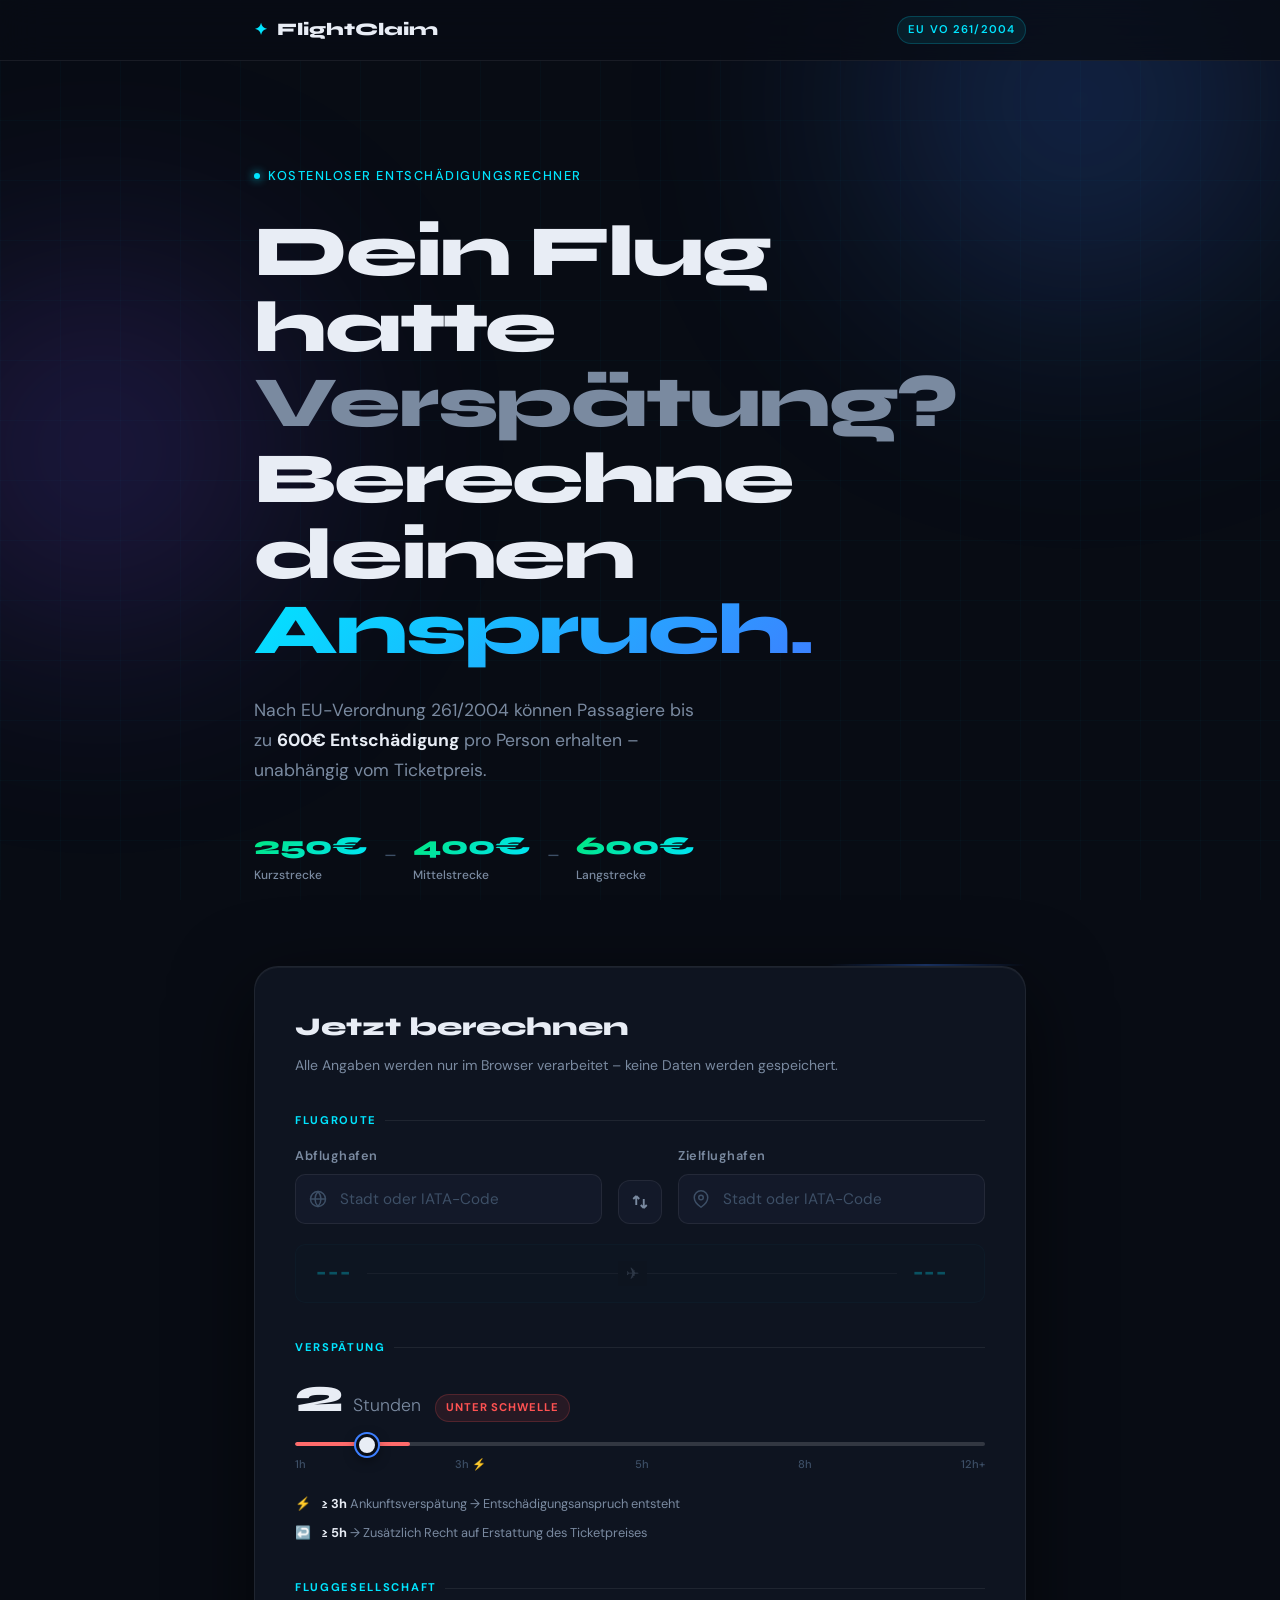
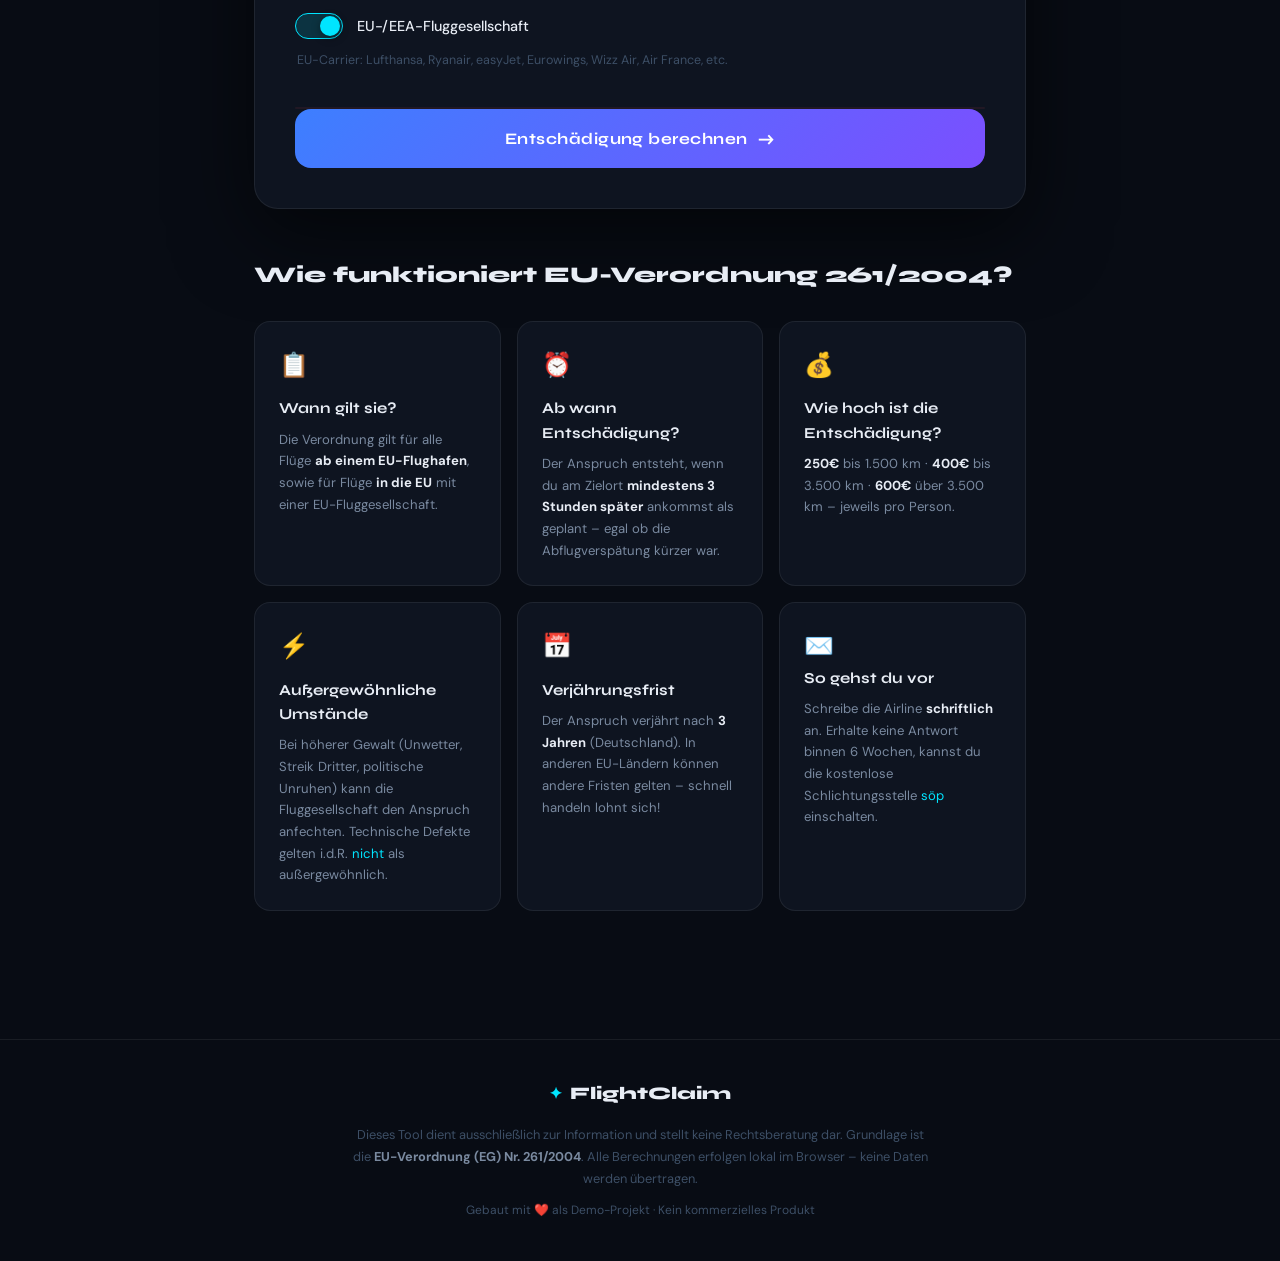
<file: index.html>
<!DOCTYPE html>
<html lang="de">
<head>
  <meta charset="UTF-8" />
  <meta name="viewport" content="width=device-width, initial-scale=1.0" />
  <title>FlightClaim · EU-261 Entschädigungsrechner</title>
  <meta name="description" content="Berechne deinen Entschädigungsanspruch nach EU-Verordnung 261/2004 kostenlos und sofort." />
  <link rel="preconnect" href="https://fonts.googleapis.com" />
  <link rel="preconnect" href="https://fonts.gstatic.com" crossorigin />
  <link href="https://fonts.googleapis.com/css2?family=Syne:wght@400;600;700;800&family=DM+Sans:ital,wght@0,300;0,400;0,500;1,300&display=swap" rel="stylesheet" />
  <link rel="stylesheet" href="style.css" />
</head>
<body>

  <!-- ── Background canvas ── -->
  <div class="bg-grid"></div>
  <div class="bg-glow bg-glow-1"></div>
  <div class="bg-glow bg-glow-2"></div>

  <!-- ── Nav ── -->
  <nav class="nav">
    <div class="nav-inner">
      <div class="nav-logo">
        <span class="logo-mark">✦</span>
        <span class="logo-text">FlightClaim</span>
      </div>
      <div class="nav-badge">EU VO 261/2004</div>
    </div>
  </nav>

  <!-- ── Hero ── -->
  <header class="hero">
    <div class="hero-inner">
      <div class="hero-eyebrow">
        <span class="eyebrow-dot"></span>
        Kostenloser Entschädigungsrechner
      </div>
      <h1 class="hero-title">
        Dein Flug hatte<br/>
        <em>Verspätung?</em><br/>
        Berechne deinen<br/>
        <span class="title-highlight">Anspruch.</span>
      </h1>
      <p class="hero-sub">
        Nach EU-Verordnung 261/2004 können Passagiere bis zu <strong>600€ Entschädigung</strong> 
        pro Person erhalten – unabhängig vom Ticketpreis.
      </p>

      <div class="hero-stats">
        <div class="stat">
          <span class="stat-num">250€</span>
          <span class="stat-label">Kurzstrecke</span>
        </div>
        <div class="stat-div">–</div>
        <div class="stat">
          <span class="stat-num">400€</span>
          <span class="stat-label">Mittelstrecke</span>
        </div>
        <div class="stat-div">–</div>
        <div class="stat">
          <span class="stat-num">600€</span>
          <span class="stat-label">Langstrecke</span>
        </div>
      </div>
    </div>

    <div class="hero-plane-track">
      <div class="plane-dot"></div>
      <svg class="plane-icon" viewBox="0 0 24 24" fill="none" xmlns="http://www.w3.org/2000/svg">
        <path d="M22 2L2 8.5L9.5 12L13 22L22 2Z" fill="currentColor"/>
      </svg>
    </div>
  </header>

  <!-- ── Calculator ── -->
  <main class="main-content">
    <div class="container">

      <div class="calculator-card">
        <div class="card-header">
          <h2>Jetzt berechnen</h2>
          <p>Alle Angaben werden nur im Browser verarbeitet – keine Daten werden gespeichert.</p>
        </div>

        <!-- Route Section -->
        <div class="form-section">
          <div class="section-label">Flugroute</div>

          <div class="route-row">
            <!-- Origin -->
            <div class="input-group">
              <label for="origin-input">Abflughafen</label>
              <div class="input-wrapper">
                <span class="input-icon">
                  <svg viewBox="0 0 24 24" fill="none" stroke="currentColor" stroke-width="2">
                    <circle cx="12" cy="12" r="10"/>
                    <path d="M2 12h20M12 2a15.3 15.3 0 0 1 4 10 15.3 15.3 0 0 1-4 10 15.3 15.3 0 0 1-4-10 15.3 15.3 0 0 1 4-10z"/>
                  </svg>
                </span>
                <input
                  type="text"
                  id="origin-input"
                  placeholder="Stadt oder IATA-Code"
                  autocomplete="off"
                  spellcheck="false"
                  data-selected="false"
                />
                <span class="selected-flag" aria-hidden="true"></span>
              </div>
              <div class="airport-dropdown" id="origin-dropdown" role="listbox"></div>
            </div>

            <!-- Swap -->
            <button class="swap-btn" id="swap-btn" onclick="swapAirports()" title="Flughäfen tauschen" aria-label="Flughäfen tauschen">
              <svg viewBox="0 0 24 24" fill="none" stroke="currentColor" stroke-width="2.5">
                <path d="M7 16V4m0 0L3 8m4-4l4 4M17 8v12m0 0l4-4m-4 4l-4-4"/>
              </svg>
            </button>

            <!-- Destination -->
            <div class="input-group">
              <label for="dest-input">Zielflughafen</label>
              <div class="input-wrapper">
                <span class="input-icon">
                  <svg viewBox="0 0 24 24" fill="none" stroke="currentColor" stroke-width="2">
                    <path d="M21 10c0 7-9 13-9 13s-9-6-9-13a9 9 0 0 1 18 0z"/>
                    <circle cx="12" cy="10" r="3"/>
                  </svg>
                </span>
                <input
                  type="text"
                  id="dest-input"
                  placeholder="Stadt oder IATA-Code"
                  autocomplete="off"
                  spellcheck="false"
                  data-selected="false"
                />
                <span class="selected-flag" aria-hidden="true"></span>
              </div>
              <div class="airport-dropdown" id="dest-dropdown" role="listbox"></div>
            </div>
          </div>

          <!-- Route visual -->
          <div class="route-visual" id="route-visual">
            <span class="route-iata" id="origin-iata">---</span>
            <div class="route-line">
              <div class="route-plane">✈</div>
            </div>
            <span class="route-iata" id="dest-iata">---</span>
            <span class="route-distance" id="route-distance"></span>
          </div>
        </div>

        <!-- Delay Section -->
        <div class="form-section">
          <div class="section-label">Verspätung</div>

          <div class="delay-display" id="delay-display">
            <span class="delay-num">2</span>
            <span class="delay-unit">Stunden</span>
            <span class="delay-badge below">Unter Schwelle</span>
          </div>

          <div class="slider-container">
            <div class="slider-track-bg">
              <div class="slider-track-fill" id="slider-track-fill"></div>
            </div>
            <input
              type="range"
              id="delay-slider"
              min="1"
              max="12"
              value="2"
              step="1"
              aria-label="Verspätungsdauer in Stunden"
            />
            <div class="slider-ticks">
              <span>1h</span>
              <span>3h ⚡</span>
              <span>5h</span>
              <span>8h</span>
              <span>12h+</span>
            </div>
          </div>

          <div class="threshold-info">
            <div class="threshold-item">
              <span class="threshold-icon">⚡</span>
              <span><strong>≥ 3h</strong> Ankunftsverspätung → Entschädigungsanspruch entsteht</span>
            </div>
            <div class="threshold-item">
              <span class="threshold-icon">↩️</span>
              <span><strong>≥ 5h</strong> → Zusätzlich Recht auf Erstattung des Ticketpreises</span>
            </div>
          </div>
        </div>

        <!-- Carrier Section -->
        <div class="form-section">
          <div class="section-label">Fluggesellschaft</div>

          <div class="carrier-toggle-row">
            <div class="toggle-wrapper">
              <label class="toggle-label" for="carrier-eu-toggle">
                <input type="checkbox" id="carrier-eu-toggle" checked />
                <span class="toggle-track">
                  <span class="toggle-thumb"></span>
                </span>
              </label>
              <span class="carrier-label-text" id="carrier-label">EU-/EEA-Fluggesellschaft</span>
            </div>
            <div class="carrier-hint">
              EU-Carrier: Lufthansa, Ryanair, easyJet, Eurowings, Wizz Air, Air France, etc.
            </div>
          </div>
        </div>

        <!-- Error -->
        <div class="form-error" id="form-error"></div>

        <!-- CTA -->
        <button class="calc-btn" id="calc-btn">
          <span class="btn-text">Entschädigung berechnen</span>
          <span class="btn-icon">→</span>
        </button>
      </div>

      <!-- Result -->
      <div class="result-section" id="result-section"></div>

      <!-- Legal Info Section -->
      <div class="info-section">
        <h3 class="info-title">Wie funktioniert EU-Verordnung 261/2004?</h3>
        <div class="info-grid">
          <div class="info-card">
            <div class="info-card-icon">📋</div>
            <h4>Wann gilt sie?</h4>
            <p>Die Verordnung gilt für alle Flüge <strong>ab einem EU-Flughafen</strong>, sowie für Flüge <strong>in die EU</strong> mit einer EU-Fluggesellschaft.</p>
          </div>
          <div class="info-card">
            <div class="info-card-icon">⏰</div>
            <h4>Ab wann Entschädigung?</h4>
            <p>Der Anspruch entsteht, wenn du am Zielort <strong>mindestens 3 Stunden später</strong> ankommst als geplant – egal ob die Abflugverspätung kürzer war.</p>
          </div>
          <div class="info-card">
            <div class="info-card-icon">💰</div>
            <h4>Wie hoch ist die Entschädigung?</h4>
            <p><strong>250€</strong> bis 1.500 km · <strong>400€</strong> bis 3.500 km · <strong>600€</strong> über 3.500 km – jeweils pro Person.</p>
          </div>
          <div class="info-card">
            <div class="info-card-icon">⚡</div>
            <h4>Außergewöhnliche Umstände</h4>
            <p>Bei höherer Gewalt (Unwetter, Streik Dritter, politische Unruhen) kann die Fluggesellschaft den Anspruch anfechten. Technische Defekte gelten i.d.R. <em>nicht</em> als außergewöhnlich.</p>
          </div>
          <div class="info-card">
            <div class="info-card-icon">📅</div>
            <h4>Verjährungsfrist</h4>
            <p>Der Anspruch verjährt nach <strong>3 Jahren</strong> (Deutschland). In anderen EU-Ländern können andere Fristen gelten – schnell handeln lohnt sich!</p>
          </div>
          <div class="info-card">
            <div class="info-card-icon">✉️</h4>
            <h4>So gehst du vor</h4>
            <p>Schreibe die Airline <strong>schriftlich</strong> an. Erhalte keine Antwort binnen 6 Wochen, kannst du die kostenlose Schlichtungsstelle <em>söp</em> einschalten.</p>
          </div>
        </div>
      </div>

    </div>
  </main>

  <!-- ── Footer ── -->
  <footer class="footer">
    <div class="footer-inner">
      <div class="footer-logo">
        <span class="logo-mark">✦</span> FlightClaim
      </div>
      <p class="footer-legal">
        Dieses Tool dient ausschließlich zur Information und stellt keine Rechtsberatung dar.
        Grundlage ist die <strong>EU-Verordnung (EG) Nr. 261/2004</strong>.
        Alle Berechnungen erfolgen lokal im Browser – keine Daten werden übertragen.
      </p>
      <p class="footer-copy">Gebaut mit ❤️ als Demo-Projekt · Kein kommerzielles Produkt</p>
    </div>
  </footer>

  <script src="eu261.js"></script>
  <script src="app.js"></script>

  <!-- Fallback airport data for file:// protocol -->
  <script>
    window.AIRPORTS_FALLBACK = [];
  </script>
</body>
</html>
</file>
<file: style.css>
/* ═══════════════════════════════════════════════════
   FlightClaim – EU-261 Calculator
   Design: Dark aviation premium with electric accents
   ═══════════════════════════════════════════════════ */

:root {
  --bg:         #080c14;
  --bg-card:    #0e1420;
  --bg-card2:   #131929;
  --border:     rgba(255,255,255,0.07);
  --border-hover: rgba(255,255,255,0.15);
  --accent:     #00e5ff;
  --accent2:    #3d7fff;
  --accent3:    #7b4fff;
  --green:      #00e676;
  --red:        #ff5252;
  --yellow:     #ffd600;
  --text:       #e8edf5;
  --text-muted: #7a8aa0;
  --text-dim:   #3d4f66;
  --font-display: 'Syne', sans-serif;
  --font-body:    'DM Sans', sans-serif;
  --radius:     16px;
  --radius-sm:  10px;
  --shadow:     0 24px 80px rgba(0,0,0,0.6);
}

/* ── Reset ───────────────────────────────────────── */
*, *::before, *::after { box-sizing: border-box; margin: 0; padding: 0; }
html { scroll-behavior: smooth; }
body {
  background: var(--bg);
  color: var(--text);
  font-family: var(--font-body);
  font-size: 16px;
  line-height: 1.6;
  min-height: 100vh;
  overflow-x: hidden;
}

/* ── Background ──────────────────────────────────── */
.bg-grid {
  position: fixed; inset: 0; z-index: 0; pointer-events: none;
  background-image:
    linear-gradient(rgba(0,229,255,0.025) 1px, transparent 1px),
    linear-gradient(90deg, rgba(0,229,255,0.025) 1px, transparent 1px);
  background-size: 60px 60px;
}
.bg-glow {
  position: fixed; border-radius: 50%; filter: blur(120px);
  pointer-events: none; z-index: 0; opacity: 0.35;
}
.bg-glow-1 {
  width: 600px; height: 600px;
  top: -200px; right: -100px;
  background: radial-gradient(circle, var(--accent2) 0%, transparent 70%);
  animation: glowFloat1 12s ease-in-out infinite;
}
.bg-glow-2 {
  width: 500px; height: 500px;
  bottom: 200px; left: -150px;
  background: radial-gradient(circle, var(--accent3) 0%, transparent 70%);
  animation: glowFloat2 15s ease-in-out infinite;
}
@keyframes glowFloat1 { 0%,100%{transform:translate(0,0)} 50%{transform:translate(30px,40px)} }
@keyframes glowFloat2 { 0%,100%{transform:translate(0,0)} 50%{transform:translate(-20px,30px)} }

/* ── Layout ──────────────────────────────────────── */
.container {
  max-width: 820px;
  margin: 0 auto;
  padding: 0 24px;
  position: relative; z-index: 1;
}

/* ── Nav ─────────────────────────────────────────── */
.nav {
  position: sticky; top: 0; z-index: 100;
  backdrop-filter: blur(20px);
  border-bottom: 1px solid var(--border);
  background: rgba(8,12,20,0.8);
}
.nav-inner {
  max-width: 820px; margin: 0 auto; padding: 0 24px;
  height: 60px;
  display: flex; align-items: center; justify-content: space-between;
}
.nav-logo {
  display: flex; align-items: center; gap: 10px;
  font-family: var(--font-display); font-weight: 800; font-size: 1.1rem;
}
.logo-mark { color: var(--accent); font-size: 1rem; }
.nav-badge {
  font-size: 0.7rem; font-weight: 600; letter-spacing: 0.1em;
  padding: 4px 10px; border-radius: 100px;
  background: rgba(0,229,255,0.08);
  border: 1px solid rgba(0,229,255,0.2);
  color: var(--accent);
  text-transform: uppercase;
}

/* ── Hero ────────────────────────────────────────── */
.hero {
  padding: 100px 24px 80px;
  max-width: 820px; margin: 0 auto;
  position: relative; z-index: 1;
}
.hero-inner { max-width: 560px; }
.hero-eyebrow {
  display: inline-flex; align-items: center; gap: 8px;
  font-size: 0.8rem; font-weight: 500; letter-spacing: 0.12em; text-transform: uppercase;
  color: var(--accent); margin-bottom: 28px;
}
.eyebrow-dot {
  width: 6px; height: 6px; border-radius: 50%;
  background: var(--accent);
  box-shadow: 0 0 10px var(--accent);
  animation: pulse 2s ease-in-out infinite;
}
@keyframes pulse { 0%,100%{opacity:1;transform:scale(1)} 50%{opacity:0.5;transform:scale(0.8)} }

.hero-title {
  font-family: var(--font-display); font-weight: 800;
  font-size: clamp(2.8rem, 6vw, 4.5rem); line-height: 1.05;
  letter-spacing: -0.03em; margin-bottom: 28px;
}
.hero-title em { font-style: normal; color: var(--text-muted); }
.title-highlight {
  background: linear-gradient(135deg, var(--accent), var(--accent2));
  -webkit-background-clip: text; -webkit-text-fill-color: transparent;
  background-clip: text;
}
.hero-sub {
  font-size: 1.1rem; color: var(--text-muted); line-height: 1.7;
  margin-bottom: 40px; max-width: 460px;
}
.hero-sub strong { color: var(--text); }

.hero-stats {
  display: flex; align-items: center; gap: 16px; flex-wrap: wrap;
}
.stat { display: flex; flex-direction: column; }
.stat-num {
  font-family: var(--font-display); font-weight: 800; font-size: 1.6rem;
  background: linear-gradient(135deg, var(--green), var(--accent));
  -webkit-background-clip: text; -webkit-text-fill-color: transparent; background-clip: text;
}
.stat-label { font-size: 0.75rem; color: var(--text-muted); font-weight: 500; }
.stat-div { color: var(--text-dim); font-size: 1.2rem; }

.hero-plane-track {
  position: absolute; bottom: 0; right: 24px;
  width: 200px; height: 2px;
  background: linear-gradient(90deg, transparent, var(--accent2), transparent);
  opacity: 0.4;
}

/* ── Calculator Card ─────────────────────────────── */
.main-content { padding-bottom: 80px; position: relative; z-index: 1; }

.calculator-card {
  background: var(--bg-card);
  border: 1px solid var(--border);
  border-radius: 24px;
  padding: 40px;
  box-shadow: var(--shadow), inset 0 1px 0 rgba(255,255,255,0.05);
  margin-bottom: 24px;
  transition: transform 0.1s ease;
}
.calculator-card.shake {
  animation: shake 0.4s ease;
}
@keyframes shake {
  0%,100%{transform:translateX(0)} 20%{transform:translateX(-8px)} 40%{transform:translateX(8px)} 60%{transform:translateX(-5px)} 80%{transform:translateX(5px)}
}

.card-header { margin-bottom: 36px; }
.card-header h2 {
  font-family: var(--font-display); font-weight: 800;
  font-size: 1.6rem; margin-bottom: 6px;
}
.card-header p { color: var(--text-muted); font-size: 0.875rem; }

/* ── Form Sections ───────────────────────────────── */
.form-section { margin-bottom: 36px; }
.section-label {
  font-size: 0.7rem; font-weight: 700; letter-spacing: 0.15em;
  text-transform: uppercase; color: var(--accent); margin-bottom: 16px;
  display: flex; align-items: center; gap: 8px;
}
.section-label::after {
  content: ''; flex: 1; height: 1px; background: var(--border);
}

/* ── Route Row ───────────────────────────────────── */
.route-row {
  display: grid; grid-template-columns: 1fr auto 1fr; gap: 16px; align-items: end;
}

.input-group { display: flex; flex-direction: column; gap: 8px; position: relative; }
.input-group label {
  font-size: 0.8rem; font-weight: 600; color: var(--text-muted);
  letter-spacing: 0.04em;
}

.input-wrapper { position: relative; }
.input-wrapper input {
  width: 100%; padding: 14px 44px 14px 44px;
  background: var(--bg-card2); border: 1px solid var(--border);
  border-radius: var(--radius-sm); color: var(--text);
  font-family: var(--font-body); font-size: 0.95rem;
  outline: none; transition: all 0.2s ease;
}
.input-wrapper input::placeholder { color: var(--text-dim); }
.input-wrapper input:focus {
  border-color: var(--accent2);
  background: #141d2e;
  box-shadow: 0 0 0 3px rgba(61,127,255,0.15);
}

.input-icon {
  position: absolute; left: 14px; top: 50%; transform: translateY(-50%);
  width: 18px; height: 18px; color: var(--text-dim); pointer-events: none;
  display: flex; align-items: center;
}
.input-icon svg { width: 100%; height: 100%; }

.selected-flag {
  position: absolute; right: 12px; top: 50%; transform: translateY(-50%);
  font-size: 1.1rem; opacity: 0; transition: opacity 0.3s ease;
  pointer-events: none;
}
.selected-flag.show { opacity: 1; }

/* ── Swap Button ─────────────────────────────────── */
.swap-btn {
  width: 44px; height: 44px; border-radius: 12px;
  background: var(--bg-card2); border: 1px solid var(--border);
  color: var(--text-muted); cursor: pointer; display: flex; align-items: center; justify-content: center;
  transition: all 0.2s ease; flex-shrink: 0;
}
.swap-btn:hover { background: rgba(0,229,255,0.08); border-color: rgba(0,229,255,0.3); color: var(--accent); }
.swap-btn svg { width: 18px; height: 18px; }
.swap-btn.spinning { animation: spin360 0.4s ease; }
@keyframes spin360 { from{transform:rotate(0deg)} to{transform:rotate(180deg)} }

/* ── Dropdown ────────────────────────────────────── */
.airport-dropdown {
  position: absolute; top: calc(100% + 6px); left: 0; right: 0; z-index: 200;
  background: #0f1825; border: 1px solid var(--border-hover);
  border-radius: var(--radius-sm); overflow: hidden;
  box-shadow: 0 20px 60px rgba(0,0,0,0.8);
  display: none; max-height: 320px; overflow-y: auto;
}
.airport-dropdown.visible { display: block; }
.airport-dropdown::-webkit-scrollbar { width: 4px; }
.airport-dropdown::-webkit-scrollbar-track { background: transparent; }
.airport-dropdown::-webkit-scrollbar-thumb { background: var(--border-hover); border-radius: 2px; }

.dropdown-item {
  display: flex; align-items: center; gap: 12px;
  padding: 12px 16px; cursor: pointer;
  transition: background 0.15s ease; border-bottom: 1px solid var(--border);
}
.dropdown-item:last-child { border-bottom: none; }
.dropdown-item:hover, .dropdown-item.focused {
  background: rgba(0,229,255,0.05);
}

.iata-badge {
  font-family: var(--font-display); font-weight: 800; font-size: 0.85rem;
  color: var(--accent); letter-spacing: 0.05em; min-width: 36px;
}
.airport-info { flex: 1; display: flex; flex-direction: column; gap: 1px; }
.airport-city { font-weight: 600; font-size: 0.875rem; color: var(--text); }
.airport-name { font-size: 0.75rem; color: var(--text-muted); }
.eu-badge {
  font-size: 0.65rem; font-weight: 700; padding: 2px 7px; border-radius: 100px;
  letter-spacing: 0.05em; text-transform: uppercase;
}
.eu-yes { background: rgba(0,230,118,0.12); color: var(--green); border: 1px solid rgba(0,230,118,0.2); }
.eu-no  { background: rgba(255,82,82,0.1);  color: var(--red);   border: 1px solid rgba(255,82,82,0.2);  }
.dropdown-empty { padding: 20px; text-align: center; color: var(--text-muted); font-size: 0.875rem; }

/* ── Route Visual ────────────────────────────────── */
.route-visual {
  display: flex; align-items: center; gap: 16px;
  margin-top: 20px; padding: 14px 20px;
  background: rgba(0,229,255,0.03); border: 1px solid rgba(0,229,255,0.08);
  border-radius: var(--radius-sm); opacity: 0.3; transition: opacity 0.4s ease;
}
.route-visual.active { opacity: 1; }
.route-iata {
  font-family: var(--font-display); font-weight: 800; font-size: 1.1rem;
  color: var(--accent); letter-spacing: 0.1em;
}
.route-line {
  flex: 1; height: 1px; background: var(--border-hover);
  position: relative; display: flex; align-items: center; justify-content: center;
}
.route-plane {
  font-size: 1rem; background: var(--bg-card); padding: 0 8px;
  color: var(--text-muted);
}
.route-distance {
  font-size: 0.8rem; font-weight: 600; color: var(--text-muted);
  margin-left: auto;
}

/* ── Delay Slider ────────────────────────────────── */
.delay-display {
  display: flex; align-items: baseline; gap: 10px; margin-bottom: 20px;
}
.delay-num {
  font-family: var(--font-display); font-weight: 800; font-size: 3rem;
  line-height: 1; color: var(--text);
}
.delay-unit { font-size: 1.1rem; color: var(--text-muted); font-weight: 300; }
.delay-badge {
  font-size: 0.7rem; font-weight: 700; padding: 4px 10px; border-radius: 100px;
  letter-spacing: 0.08em; text-transform: uppercase; margin-left: 4px;
  transition: all 0.3s ease;
}
.delay-badge.below { background: rgba(255,82,82,0.1); color: var(--red); border: 1px solid rgba(255,82,82,0.2); }
.delay-badge.above { background: rgba(0,230,118,0.1); color: var(--green); border: 1px solid rgba(0,230,118,0.2); }

.slider-container { position: relative; padding-bottom: 28px; margin-bottom: 20px; }
.slider-track-bg {
  height: 4px; background: var(--border-hover); border-radius: 2px;
  margin-bottom: 0; position: relative; overflow: hidden;
}
.slider-track-fill {
  height: 100%; border-radius: 2px; width: 17%;
  background: linear-gradient(90deg, var(--red), var(--red));
  transition: width 0.1s ease, background 0.3s ease;
  pointer-events: none;
}

input[type=range] {
  position: absolute; top: -8px; left: 0; right: 0;
  width: 100%; -webkit-appearance: none; appearance: none;
  background: transparent; cursor: pointer; margin: 0;
}
input[type=range]::-webkit-slider-thumb {
  -webkit-appearance: none; appearance: none;
  width: 22px; height: 22px; border-radius: 50%;
  background: var(--text); border: 3px solid var(--bg);
  box-shadow: 0 0 0 2px var(--accent2), 0 4px 12px rgba(0,0,0,0.5);
  cursor: grab; transition: transform 0.15s ease;
}
input[type=range]:active::-webkit-slider-thumb { cursor: grabbing; transform: scale(1.2); }
input[type=range]::-moz-range-thumb {
  width: 22px; height: 22px; border-radius: 50%;
  background: var(--text); border: 3px solid var(--bg);
  box-shadow: 0 0 0 2px var(--accent2), 0 4px 12px rgba(0,0,0,0.5);
  cursor: grab;
}

.slider-ticks {
  position: absolute; bottom: 0; left: 0; right: 0;
  display: flex; justify-content: space-between;
  font-size: 0.7rem; color: var(--text-dim); font-weight: 500;
}

.threshold-info { display: flex; flex-direction: column; gap: 8px; }
.threshold-item {
  display: flex; align-items: flex-start; gap: 10px;
  font-size: 0.8rem; color: var(--text-muted);
}
.threshold-icon { flex-shrink: 0; }
.threshold-item strong { color: var(--text); }

/* ── Carrier Toggle ──────────────────────────────── */
.carrier-toggle-row { display: flex; flex-direction: column; gap: 12px; }
.toggle-wrapper { display: flex; align-items: center; gap: 14px; }

.toggle-label { cursor: pointer; position: relative; display: inline-block; }
.toggle-label input { display: none; }
.toggle-track {
  display: block; width: 48px; height: 26px; border-radius: 13px;
  background: var(--bg-card2); border: 1px solid var(--border);
  position: relative; transition: all 0.25s ease;
}
.toggle-thumb {
  position: absolute; top: 2px; left: 2px;
  width: 20px; height: 20px; border-radius: 50%;
  background: var(--text-muted);
  transition: all 0.25s ease;
  box-shadow: 0 2px 8px rgba(0,0,0,0.4);
}
.toggle-label input:checked + .toggle-track { background: rgba(0,229,255,0.15); border-color: var(--accent); }
.toggle-label input:checked + .toggle-track .toggle-thumb { transform: translateX(22px); background: var(--accent); }

.carrier-label-text { font-weight: 500; font-size: 0.9rem; color: var(--text); }
.carrier-hint { font-size: 0.78rem; color: var(--text-dim); padding-left: 2px; }

/* ── Error ───────────────────────────────────────── */
.form-error {
  padding: 0; max-height: 0; overflow: hidden;
  font-size: 0.85rem; color: var(--red);
  background: rgba(255,82,82,0.08); border: 1px solid transparent;
  border-radius: var(--radius-sm); text-align: center;
  transition: all 0.3s ease; margin-bottom: 0;
}
.form-error.visible {
  padding: 12px 20px; max-height: 80px;
  border-color: rgba(255,82,82,0.2); margin-bottom: 16px;
}

/* ── CTA Button ──────────────────────────────────── */
.calc-btn {
  width: 100%; padding: 18px 32px;
  background: linear-gradient(135deg, var(--accent2), var(--accent3));
  border: none; border-radius: var(--radius);
  color: #fff; font-family: var(--font-display); font-weight: 700; font-size: 1rem;
  letter-spacing: 0.03em; cursor: pointer;
  display: flex; align-items: center; justify-content: center; gap: 10px;
  transition: all 0.2s ease;
  position: relative; overflow: hidden;
}
.calc-btn::before {
  content: ''; position: absolute; inset: 0;
  background: linear-gradient(135deg, rgba(255,255,255,0.1), transparent);
  opacity: 0; transition: opacity 0.2s ease;
}
.calc-btn:hover { transform: translateY(-2px); box-shadow: 0 12px 40px rgba(61,127,255,0.4); }
.calc-btn:hover::before { opacity: 1; }
.calc-btn:active { transform: translateY(0); }
.btn-text { font-size: 1rem; }
.btn-icon { font-size: 1.2rem; transition: transform 0.2s ease; }
.calc-btn:hover .btn-icon { transform: translateX(4px); }

/* ── Result Section ──────────────────────────────── */
.result-section {
  opacity: 0; transform: translateY(20px); pointer-events: none;
  transition: all 0.5s cubic-bezier(0.16, 1, 0.3, 1);
  margin-bottom: 24px;
}
.result-section.visible { opacity: 1; transform: translateY(0); pointer-events: all; }

.result-card {
  border-radius: 24px; overflow: hidden;
  border: 1px solid var(--border);
  box-shadow: var(--shadow);
}

/* Negative result */
.result-negative {
  background: var(--bg-card);
  padding: 40px;
}
.result-icon { font-size: 2.5rem; margin-bottom: 16px; }
.result-title {
  font-family: var(--font-display); font-weight: 800; font-size: 1.6rem;
  margin-bottom: 12px; color: var(--text-muted);
}
.result-reason { color: var(--text-muted); line-height: 1.7; margin-bottom: 20px; }
.result-meta {
  display: flex; gap: 20px; font-size: 0.8rem; color: var(--text-dim); margin-bottom: 20px;
}
.result-hint {
  background: rgba(255,214,0,0.06); border: 1px solid rgba(255,214,0,0.12);
  border-radius: var(--radius-sm); padding: 16px 20px;
  font-size: 0.85rem; color: var(--text-muted); line-height: 1.6;
}
.result-hint strong { color: var(--yellow); }

/* Positive result */
.result-positive { background: var(--bg-card); }
.result-header-top {
  background: linear-gradient(135deg, rgba(0,230,118,0.08), rgba(0,229,255,0.05));
  border-bottom: 1px solid rgba(0,230,118,0.1);
  padding: 24px 40px;
  display: flex; align-items: center; justify-content: space-between;
}
.result-verdict {
  font-family: var(--font-display); font-weight: 800; font-size: 1.1rem;
  color: var(--green);
}
.legal-basis {
  font-size: 0.75rem; color: var(--text-dim); font-style: italic;
}

.compensation-display {
  padding: 40px; text-align: center;
  border-bottom: 1px solid var(--border);
}
.comp-amount {
  display: flex; align-items: flex-start; justify-content: center; gap: 12px;
  margin-bottom: 8px;
}
.comp-original {
  font-family: var(--font-display); font-weight: 700; font-size: 2rem;
  color: var(--text-dim); text-decoration: line-through; margin-top: 8px;
}
.comp-final {
  font-family: var(--font-display); font-weight: 800;
  font-size: clamp(3.5rem, 8vw, 5rem); line-height: 1;
  background: linear-gradient(135deg, var(--green), var(--accent));
  -webkit-background-clip: text; -webkit-text-fill-color: transparent; background-clip: text;
}
.comp-label {
  font-size: 0.85rem; color: var(--text-muted); font-weight: 500; margin-bottom: 8px;
}
.comp-reduction-note {
  font-size: 0.75rem; color: var(--text-dim); margin-top: 8px;
  font-style: italic;
}

.result-details {
  display: grid; grid-template-columns: repeat(3, 1fr); gap: 0;
  border-bottom: 1px solid var(--border);
}
.detail-item {
  padding: 20px 24px; display: flex; align-items: center; gap: 12px;
  border-right: 1px solid var(--border);
}
.detail-item:last-child { border-right: none; }
.detail-icon { font-size: 1.3rem; }
.detail-label { font-size: 0.72rem; color: var(--text-dim); font-weight: 600; text-transform: uppercase; letter-spacing: 0.06em; margin-bottom: 2px; }
.detail-value { font-size: 0.9rem; color: var(--text); font-weight: 600; }

.additional-rights {
  padding: 24px 40px; border-bottom: 1px solid var(--border);
}
.additional-rights h4 {
  font-family: var(--font-display); font-weight: 700; font-size: 0.85rem;
  text-transform: uppercase; letter-spacing: 0.1em; color: var(--accent); margin-bottom: 14px;
}
.additional-rights ul {
  list-style: none; display: flex; flex-direction: column; gap: 8px;
}
.additional-rights li {
  display: flex; align-items: center; gap: 10px;
  font-size: 0.875rem; color: var(--text-muted);
}
.right-icon { font-size: 1rem; }

.result-cta { padding: 24px 40px; }
.cta-tip {
  background: rgba(0,229,255,0.04); border: 1px solid rgba(0,229,255,0.1);
  border-radius: var(--radius-sm); padding: 16px 20px;
  font-size: 0.85rem; color: var(--text-muted); line-height: 1.6;
}
.cta-tip strong { color: var(--accent); }

/* ── Info Section ────────────────────────────────── */
.info-section { margin-top: 48px; margin-bottom: 48px; }
.info-title {
  font-family: var(--font-display); font-weight: 800; font-size: 1.4rem;
  margin-bottom: 28px; color: var(--text);
}
.info-grid {
  display: grid; grid-template-columns: repeat(3, 1fr); gap: 16px;
}
.info-card {
  background: var(--bg-card); border: 1px solid var(--border);
  border-radius: var(--radius); padding: 24px;
  transition: all 0.2s ease;
}
.info-card:hover {
  border-color: var(--border-hover); transform: translateY(-2px);
  box-shadow: 0 12px 40px rgba(0,0,0,0.4);
}
.info-card-icon { font-size: 1.5rem; margin-bottom: 12px; }
.info-card h4 {
  font-family: var(--font-display); font-weight: 700; font-size: 0.95rem;
  margin-bottom: 8px; color: var(--text);
}
.info-card p { font-size: 0.82rem; color: var(--text-muted); line-height: 1.65; }
.info-card p strong { color: var(--text); }
.info-card p em { color: var(--accent); font-style: normal; }

/* ── Footer ──────────────────────────────────────── */
.footer {
  border-top: 1px solid var(--border); padding: 40px 24px;
  position: relative; z-index: 1;
}
.footer-inner { max-width: 820px; margin: 0 auto; text-align: center; }
.footer-logo {
  font-family: var(--font-display); font-weight: 800; font-size: 1.1rem;
  margin-bottom: 16px; display: flex; align-items: center; justify-content: center; gap: 8px;
}
.footer-legal {
  font-size: 0.8rem; color: var(--text-dim); line-height: 1.7; max-width: 580px;
  margin: 0 auto 12px;
}
.footer-legal strong { color: var(--text-muted); }
.footer-copy { font-size: 0.75rem; color: var(--text-dim); }

/* ── Responsive ──────────────────────────────────── */
@media (max-width: 640px) {
  .hero { padding: 60px 20px 50px; }
  .hero-title { font-size: 2.4rem; }
  .calculator-card { padding: 24px 20px; }
  .route-row { grid-template-columns: 1fr; }
  .swap-btn { width: 100%; order: 3; }
  .result-details { grid-template-columns: 1fr; }
  .detail-item { border-right: none; border-bottom: 1px solid var(--border); }
  .detail-item:last-child { border-bottom: none; }
  .result-header-top { flex-direction: column; gap: 8px; padding: 20px 24px; }
  .compensation-display, .additional-rights, .result-cta { padding: 24px; }
  .info-grid { grid-template-columns: 1fr; }
  .hero-stats { gap: 12px; }
  .comp-final { font-size: 3.5rem; }
  .result-negative { padding: 28px 24px; }
}

@media (max-width: 480px) {
  .hero-title { font-size: 2rem; }
  .delay-num { font-size: 2.4rem; }
}

/* ── Scrollbar ───────────────────────────────────── */
::-webkit-scrollbar { width: 6px; height: 6px; }
::-webkit-scrollbar-track { background: var(--bg); }
::-webkit-scrollbar-thumb { background: var(--border-hover); border-radius: 3px; }
::-webkit-scrollbar-thumb:hover { background: var(--text-dim); }

/* ── Selection ───────────────────────────────────── */
::selection { background: rgba(0,229,255,0.2); color: var(--text); }
</file>
